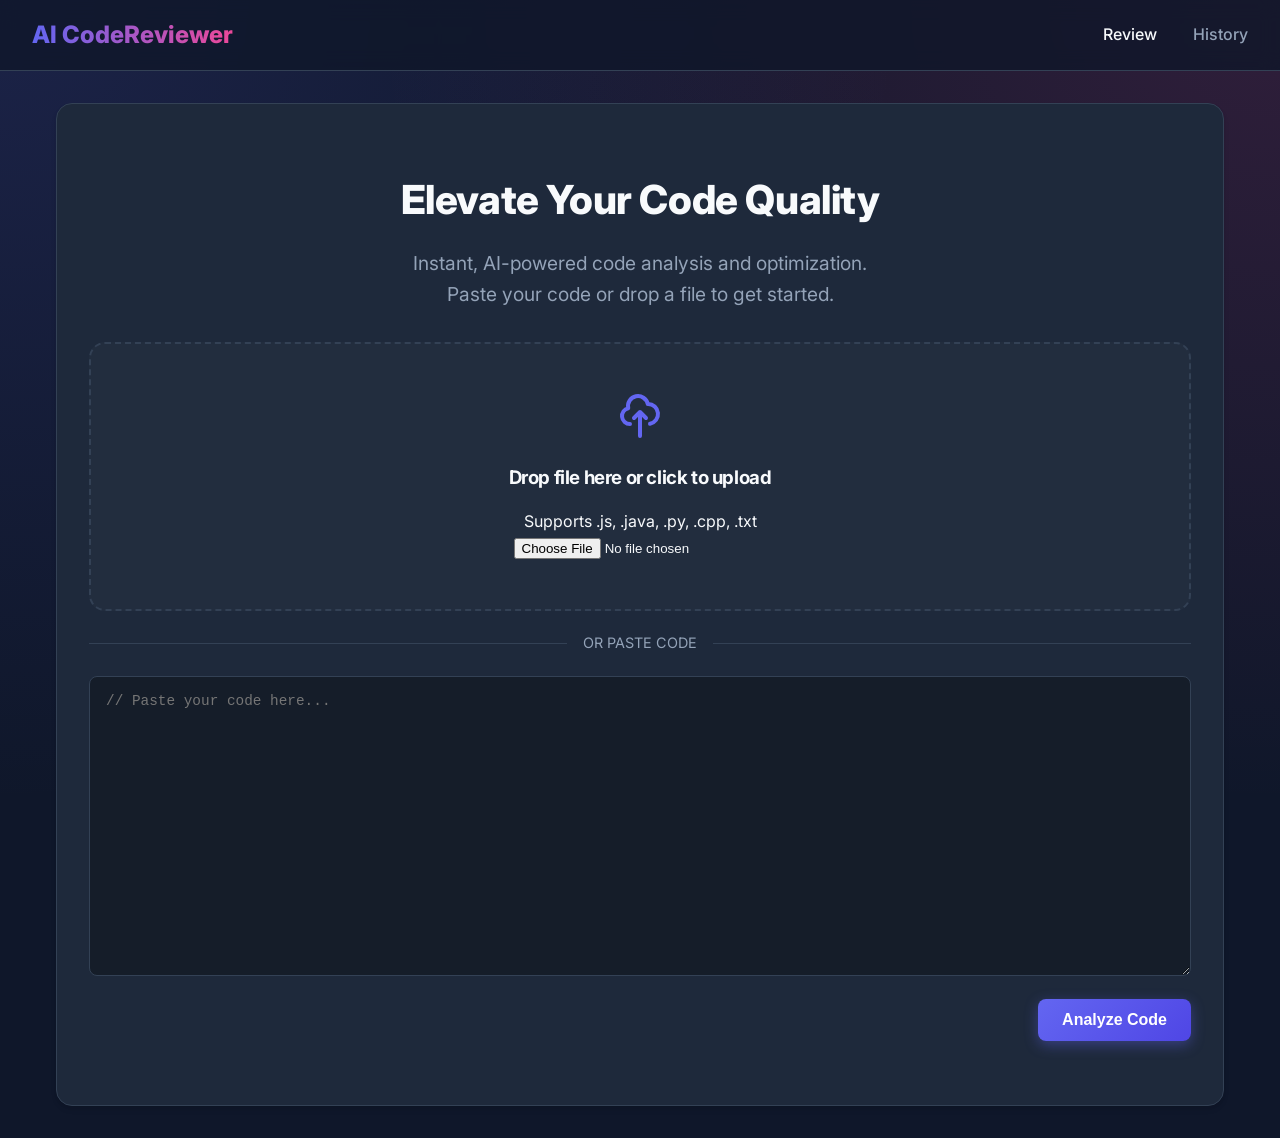
<file: frontend/index.html>
<!DOCTYPE html>
<html lang="en">
<head>
    <meta charset="UTF-8">
    <meta name="viewport" content="width=device-width, initial-scale=1.0">
    <title>AI Code Reviewer</title>
    <link rel="stylesheet" href="style.css">
    <link href="https://fonts.googleapis.com/css2?family=Inter:ital,opsz,wght@0,14..32,100..900;1,14..32,100..900&display=swap" rel="stylesheet">
</head>
<body>
    
    <header>
        <a href="index.html" class="logo">AI CodeReviewer</a>
        <nav>
            <a href="index.html" class="active">Review</a>
            <a href="history.html">History</a>
        </nav>
    </header>

    <main class="fade-in">

        <div class="card" style="text-align: center; padding: 4rem 2rem;">
            <h1> Elevate Your Code Quality</h1>

            <p style="color: var(--text-muted); font-size: 1.2rem; margin-bottom: 2rem;">
                Instant, AI-powered code analysis and optimization. <br>
                Paste your code or drop a file to get started.
            </p>

            <div class="file-drop" id="dropZone">
                <svg width="48" height="48" fill="none" stroke="currentColor" viewBox="0 0 24 24" style="color: var(--primary); margin-bottom: 1rem;">
                    <path stroke-linecap="round" stroke-linejoin="round" stroke-width="2" d="M7 16a4 4 0 01-.88-7.903A5 5 0 1115.9 6L16 6a5 5 0 011 9.9M15 13l-3-3m0 0l-3 3m3-3v12"></path>
                </svg>
                <h3> Drop file here or click to upload</h3>
                <p> Supports .js, .java, .py, .cpp, .txt</p>
                <input type="file" id="fileInput" accept=".js, .java, .py, .cpp, .txt">
            </div>

            <div style="position: relative;">
                <span class="hrsep">OR PASTE CODE</span>
                <hr style="border: 0; border-top: 1px solid var(--border); margin: 2rem 0;">
            </div>

            <textarea id="codeArea" placeholder="// Paste your code here..."></textarea>

            <div style="text-align: right">
                <button class="btn btn-primary" id="analyzeBtn" onclick="submitCode()">
                    Analyze Code
                </button>
            </div>



        </div>

    </main>

    <script src="script.js"></script>


</body>
</html>
</file>
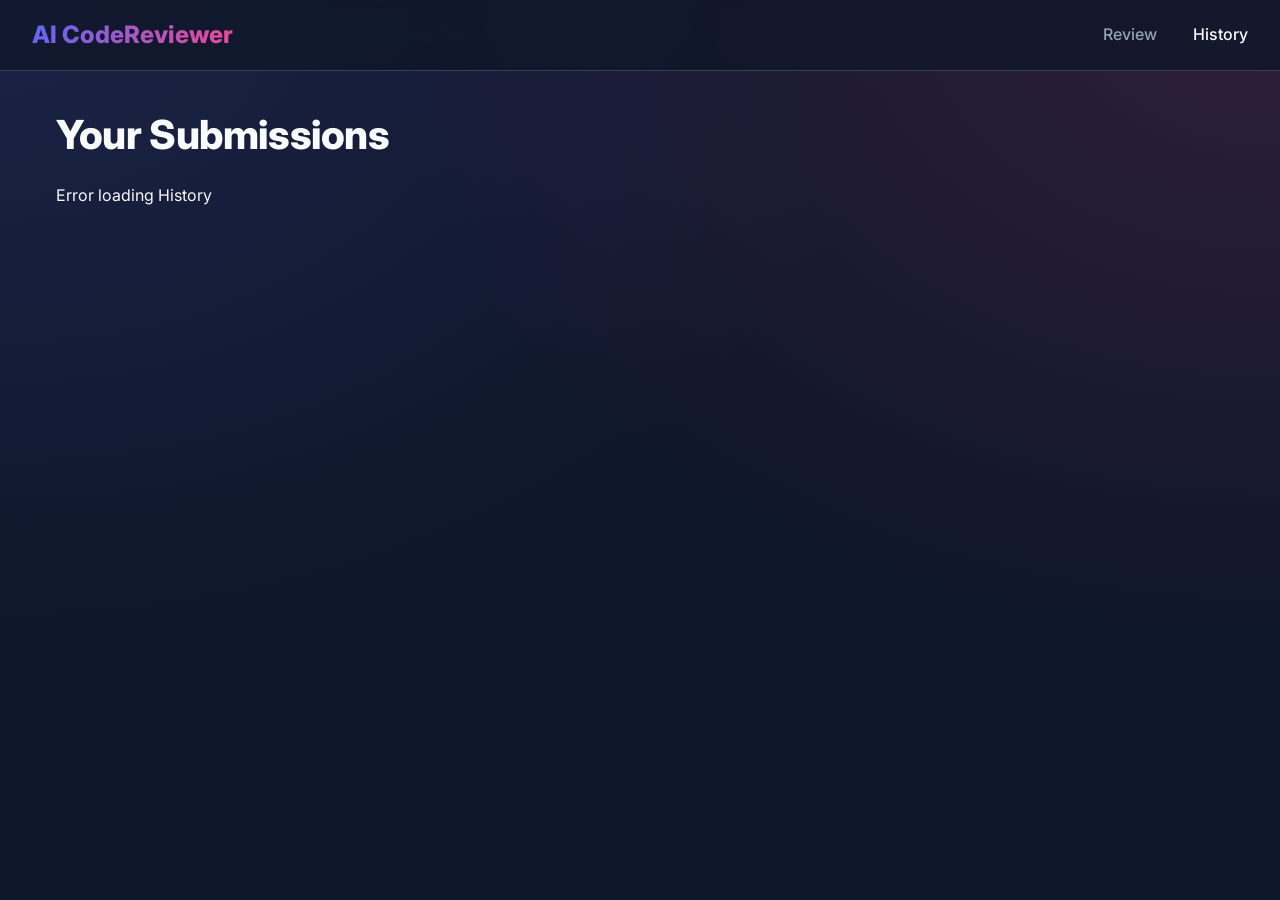
<file: frontend/history.html>
<!DOCTYPE html>
<html lang="en">
<head>
    <meta charset="UTF-8">
    <meta name="viewport" content="width=device-width, initial-scale=1.0">
    <title>History - AI Code Reviewer</title>
    <link rel="stylesheet" href="style.css">
    <link href="https://fonts.googleapis.com/css2?family=Inter:ital,opsz,wght@0,14..32,100..900;1,14..32,100..900&display=swap" rel="stylesheet">
</head>
<body>

    <header>
        <a href="index.html" class="logo">AI CodeReviewer</a>
        <nav>
            <a href="index.html" >Review</a>
            <a href="history.html" class="active" >History</a>
        </nav>
    </header>

    <main class="fade-in">
        <h1> Your Submissions</h1>

        <div id="submissionList">

            <div class="card" style="text-align: center; padding: 4rem;">
                <div class="loader"></div> Loading submissions...
            </div>
        </div>
    </main>

    <script src="script.js"></script>

    <script>
        document.addEventListener('DOMContentLoaded', () => {
            loadHistory();
        });
    </script>

</body>
</html>
</file>
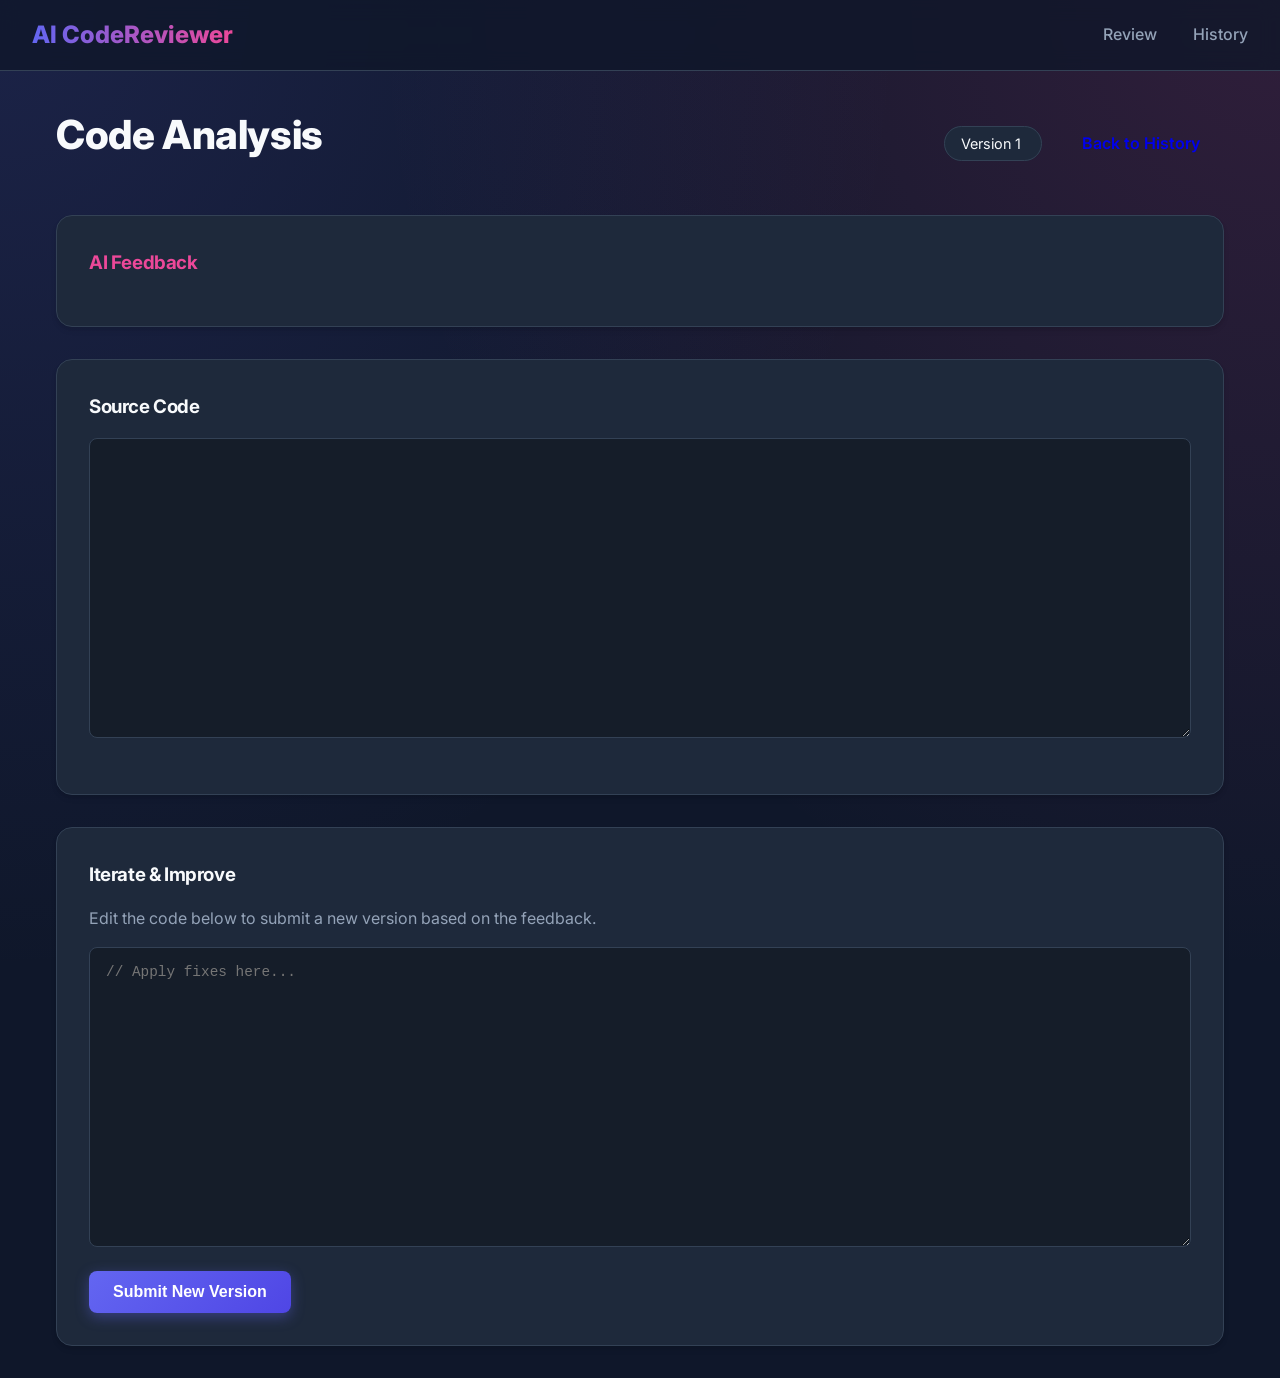
<file: frontend/review.html>
<!DOCTYPE html>
<html lang="en">
<head>
    <meta charset="UTF-8">
    <meta name="viewport" content="width=device-width, initial-scale=1.0">
    <title>AI Code Reviewer</title>
    <link rel="stylesheet" href="style.css">
    <link href="https://fonts.googleapis.com/css2?family=Inter:ital,opsz,wght@0,14..32,100..900;1,14..32,100..900&display=swap" rel="stylesheet">
</head>
<body>

    <header>
        <a href="index.html" class="logo">AI CodeReviewer</a>
        <nav>
            <a href="index.html" >Review</a>
            <a href="history.html">History</a>
        </nav>
    </header>


    <main class="fade-in">
        <div style="display: flex; justify-content: space-between; align-items: center; margin-bottom: 2rem;">
            <h1>Code Analysis</h1>
            <div>
                <span id="versionBadge"
                    style="background: var(--bg-card); border: 1px solid var(--border); padding: 0.5rem 1rem; border-radius: 2rem; font-size: 0.9rem; margin-right: 1rem;">
                Version 1
                </span>
                <a href="history.html" class="btn btn-secondary"> Back to History</a>
            </div>
        </div>

        <div class="card"> 
            <h3 style="color: var(--secondary);"> AI Feedback</h3>
            <div id="loadingAnalysis" style="display: none; padding: 2rem; text-align: center;">
                <div class="loader"></div> Analyze code...
            </div>
            <div id="aiAnalysis" class="analysis-result" style="display: none;"> </div>
        </div>

        <div class="card">
            <h3>Source Code</h3>
            <textarea id="codeView" readonly></textarea>
        </div>

        <div class="card">
            <h3>Iterate & Improve</h3>
            <p style="color: var(--text-muted); margin-bottom: 1rem;">
                Edit the code below to submit a new version based on the feedback.
            </p>
            <textarea id="newVersionCode" placeholder="// Apply fixes here..."></textarea>
            <button class="btn btn-primary" id="submitVersionBtn" onclick="submitNewVersion()">Submit New Version</button>
        </div>
    </main>

    <script src="script.js"></script>

    <script>
        document.addEventListener('DOMContentLoaded', () => {
            loadReviewPage();
        });
    </script>
    
</body>
</html>
</file>
<file: frontend/style.css>
:root {
    --primary: #6366f1;
    --primary-dark: #4f46e5;
    --secondary: #ec4899;
    --bg-dark: #0f172a;
    --bg-card: #1e293b;
    --text-main: #f8fafc;
    --text-muted: #94a3b8;
    --border: #334155;
    --success: #22c55e;
    --warning: #f59e0b;
    --danger: #ef4444;
}

* {
    box-sizing: border-box;
    margin: 0;
    padding: 0;
}

body {
    font-family: 'Inter', system-ui, -apple-system,  sans-serif;
    background-color: var(--bg-dark);
    color: var(--text-main);
    line-height: 1.6;
    background-image:
        radial-gradient(at 0% 0%, rgba(99, 102, 241, 0.15) 0px, transparent 50%),
        radial-gradient(at 100% 0%, rgba(236, 72, 153, 0.15) 0px, transparent 50%);
    min-height: 100vh;

}

header {
    background: rgba(15, 23, 42, .8);
    backdrop-filter: blur(10px);
    border-bottom: 1px solid var(--border);
    padding: 1rem 2rem;
    position: sticky;
    top: 0;
    z-index: 100;
    display: flex;
    justify-content: space-between;
    align-items: center;
}

.logo {
    font-size: 1.5rem;
    font-weight: 800;
    background: linear-gradient(to right, var(--primary), var(--secondary));
    background-clip: text;
    text-decoration: none;
    -webkit-background-clip: text;
    -webkit-text-fill-color: transparent;
}

nav a {
    color: var(--text-muted);
    text-decoration: none;
    margin-left: 2rem;
    font-weight: 500;
    transition: color 0.2s;
}

nav a:hover,
nav a.active {
    color: var(--text-main);
}

main {
    max-width: 1200px;
    margin: 2rem auto;
    padding: 0 1rem;
}

.card {
    background: var(--bg-card);
    border: 1px solid var(--border);
    border-radius: 1rem;
    padding: 2rem;
    box-shadow: 0 4px 6px -1px rgba(0, 0, 0, 0.1), 0 2px 4px -1px rgba(0, 0, 0, 0.06);
    margin-bottom: 2rem;
    transition: transform 0.2s;
}

.card:hover {
    border-color: var(--primary);
}

h1, h3 {
    margin-bottom: 1rem;
    letter-spacing: -0.025rem;
}

h1 {
    font-size: 2.5rem;
    font-weight: 800;
}


.btn {
    display: inline-flex;
    align-items: center;
    justify-content: center;
    padding: 0.75rem 1.5rem;
    border-radius: 0.5rem;
    font-weight: 600;
    cursor: pointer;
    transition: all 0.2s;
    border: none;
    text-decoration: none;
    font-size: 1rem;
}

.btn-primary {
    background: linear-gradient(135deg, var(--primary), var(--primary-dark));
    color: white;
    box-shadow: 0 4px 14px 0 rgba(99, 102, 241, 0.39);
}

.btn-primary:hover {
    transform: translateY(-2px);
    box-shadow: 0 6px 20px rgba(99, 102, 241, 0.23);
}


textarea {
    width: 100%;
    min-height: 300px;
    background: rgba(0, 0, 0, .3);
    border: 1px solid var(--border);
    border-radius: 0.5rem;
    padding: 1rem;
    color: var(--text-main);
    font-size: 0.9rem;
    resize: vertical;
    margin-bottom: 1rem;
}

.file-drop {
    border: 2px dashed var(--border);
    border-radius: 1rem;
    padding: 3rem;
    text-align: center;
    cursor: pointer;
    transition: all 0.2s;
    margin-bottom: 1rem;
    background: rgba(255, 255, 255, 0.02);
}

.file-drop:hover,
.file-drop.dragover {
    border-color: var(--primary);
    background: rgba(99, 102, 241, 0.05);
}


.hrsep {
    position: absolute;
    top: -12px;
    left: 50%;
    transform: translateX(-50%);
    background: var(--bg-card);
    padding: 0 1rem;
    color: var(--text-muted);
    font-size: 0.9rem;
}
</file>
